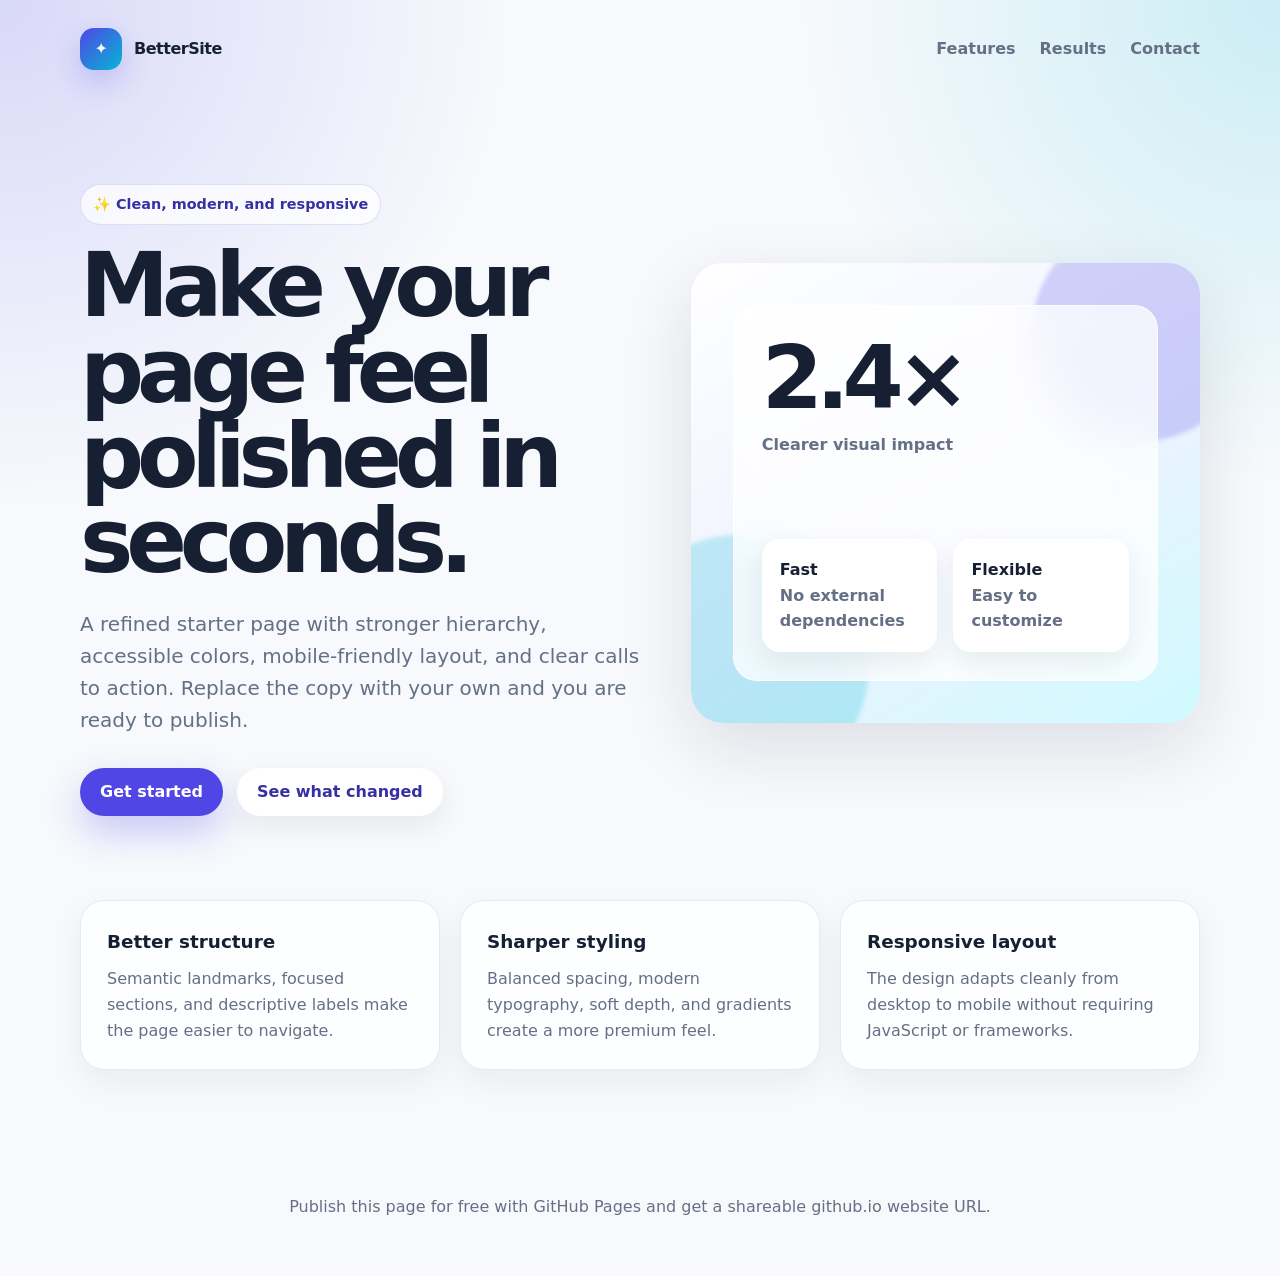
<file: index.html>
<!doctype html>
<html lang="en">
<head>
  <meta charset="utf-8" />
  <meta name="viewport" content="width=device-width, initial-scale=1" />
  <meta name="description" content="A polished, responsive landing page template with clear calls to action and accessible design." />
  <title>Better Landing Page</title>
  <style>
    :root {
      color-scheme: light;
      --bg: #f7f9fc;
      --surface: #ffffff;
      --text: #172033;
      --muted: #657085;
      --primary: #4f46e5;
      --primary-dark: #3730a3;
      --accent: #06b6d4;
      --ring: rgba(79, 70, 229, 0.28);
      --shadow: 0 24px 70px rgba(23, 32, 51, 0.12);
      --radius: 24px;
      font-family: Inter, ui-sans-serif, system-ui, -apple-system, BlinkMacSystemFont, "Segoe UI", sans-serif;
    }

    * {
      box-sizing: border-box;
    }

    body {
      margin: 0;
      min-height: 100vh;
      background:
        radial-gradient(circle at top left, rgba(79, 70, 229, 0.18), transparent 32rem),
        radial-gradient(circle at top right, rgba(6, 182, 212, 0.18), transparent 30rem),
        var(--bg);
      color: var(--text);
      line-height: 1.6;
    }

    a {
      color: inherit;
      text-decoration: none;
    }

    .page {
      width: min(1120px, calc(100% - 32px));
      margin: 0 auto;
    }

    header {
      display: flex;
      align-items: center;
      justify-content: space-between;
      padding: 28px 0;
    }

    .brand {
      display: inline-flex;
      align-items: center;
      gap: 12px;
      font-weight: 800;
      letter-spacing: -0.03em;
    }

    .logo {
      display: grid;
      width: 42px;
      height: 42px;
      place-items: center;
      border-radius: 14px;
      background: linear-gradient(135deg, var(--primary), var(--accent));
      color: white;
      box-shadow: 0 12px 28px rgba(79, 70, 229, 0.24);
    }

    nav {
      display: flex;
      align-items: center;
      gap: 24px;
      color: var(--muted);
      font-weight: 600;
    }

    nav a:hover,
    nav a:focus-visible {
      color: var(--primary);
    }

    .hero {
      display: grid;
      grid-template-columns: minmax(0, 1.05fr) minmax(300px, 0.95fr);
      gap: 48px;
      align-items: center;
      padding: 72px 0 56px;
    }

    .eyebrow {
      display: inline-flex;
      align-items: center;
      gap: 8px;
      margin-bottom: 18px;
      padding: 8px 12px;
      border: 1px solid rgba(79, 70, 229, 0.16);
      border-radius: 999px;
      background: rgba(255, 255, 255, 0.72);
      color: var(--primary-dark);
      font-size: 0.9rem;
      font-weight: 700;
    }

    h1 {
      margin: 0;
      max-width: 780px;
      font-size: clamp(2.7rem, 7vw, 5.8rem);
      line-height: 0.95;
      letter-spacing: -0.08em;
    }

    .lead {
      max-width: 640px;
      margin: 24px 0 0;
      color: var(--muted);
      font-size: clamp(1.05rem, 2vw, 1.25rem);
    }

    .actions {
      display: flex;
      flex-wrap: wrap;
      gap: 14px;
      margin-top: 32px;
    }

    .button {
      display: inline-flex;
      align-items: center;
      justify-content: center;
      min-height: 48px;
      padding: 0 20px;
      border-radius: 999px;
      font-weight: 800;
      transition: transform 160ms ease, box-shadow 160ms ease, background 160ms ease;
    }

    .button:hover,
    .button:focus-visible {
      transform: translateY(-2px);
      outline: 4px solid var(--ring);
    }

    .primary {
      background: var(--primary);
      color: white;
      box-shadow: 0 16px 36px rgba(79, 70, 229, 0.28);
    }

    .secondary {
      background: var(--surface);
      color: var(--primary-dark);
      box-shadow: 0 10px 28px rgba(23, 32, 51, 0.08);
    }

    .showcase {
      position: relative;
      min-height: 460px;
      border-radius: calc(var(--radius) + 8px);
      background: linear-gradient(150deg, #ffffff 0%, #eef2ff 52%, #cffafe 100%);
      box-shadow: var(--shadow);
      overflow: hidden;
    }

    .showcase::before,
    .showcase::after {
      position: absolute;
      content: "";
      border-radius: 999px;
      filter: blur(2px);
    }

    .showcase::before {
      width: 220px;
      height: 220px;
      right: -52px;
      top: -42px;
      background: rgba(79, 70, 229, 0.22);
    }

    .showcase::after {
      width: 260px;
      height: 260px;
      left: -82px;
      bottom: -72px;
      background: rgba(6, 182, 212, 0.22);
    }

    .card {
      position: absolute;
      inset: 42px;
      z-index: 1;
      display: grid;
      align-content: space-between;
      padding: 28px;
      border: 1px solid rgba(255, 255, 255, 0.75);
      border-radius: var(--radius);
      background: rgba(255, 255, 255, 0.76);
      backdrop-filter: blur(18px);
    }

    .metric {
      display: grid;
      gap: 10px;
    }

    .metric strong {
      font-size: clamp(3rem, 8vw, 5.5rem);
      line-height: 1;
      letter-spacing: -0.08em;
    }

    .metric span,
    .mini-card span {
      color: var(--muted);
      font-weight: 700;
    }

    .mini-grid {
      display: grid;
      grid-template-columns: repeat(2, minmax(0, 1fr));
      gap: 16px;
    }

    .mini-card {
      padding: 18px;
      border-radius: 18px;
      background: white;
      box-shadow: 0 10px 26px rgba(23, 32, 51, 0.08);
    }

    .features {
      display: grid;
      grid-template-columns: repeat(3, minmax(0, 1fr));
      gap: 20px;
      padding: 28px 0 80px;
    }

    .feature {
      padding: 26px;
      border: 1px solid rgba(101, 112, 133, 0.14);
      border-radius: var(--radius);
      background: rgba(255, 255, 255, 0.78);
      box-shadow: 0 12px 34px rgba(23, 32, 51, 0.06);
    }

    .feature h2 {
      margin: 0 0 10px;
      font-size: 1.15rem;
    }

    .feature p {
      margin: 0;
      color: var(--muted);
    }

    footer {
      padding: 28px 0 40px;
      color: var(--muted);
      text-align: center;
    }

    @media (max-width: 820px) {
      header,
      nav,
      .actions {
        align-items: flex-start;
      }

      header,
      nav {
        flex-direction: column;
      }

      .hero,
      .features {
        grid-template-columns: 1fr;
      }

      .hero {
        padding-top: 44px;
      }

      .showcase {
        min-height: 380px;
      }
    }

    @media (max-width: 520px) {
      .page {
        width: min(100% - 24px, 1120px);
      }

      .card {
        inset: 18px;
        padding: 20px;
      }

      .mini-grid {
        grid-template-columns: 1fr;
      }
    }
  </style>
</head>
<body>
  <div class="page">
    <header aria-label="Site header">
      <a class="brand" href="#" aria-label="Better landing page home">
        <span class="logo" aria-hidden="true">✦</span>
        <span>BetterSite</span>
      </a>
      <nav aria-label="Primary navigation">
        <a href="#features">Features</a>
        <a href="#results">Results</a>
        <a href="#contact">Contact</a>
      </nav>
    </header>

    <main>
      <section class="hero" aria-labelledby="hero-title">
        <div>
          <p class="eyebrow">✨ Clean, modern, and responsive</p>
          <h1 id="hero-title">Make your page feel polished in seconds.</h1>
          <p class="lead">
            A refined starter page with stronger hierarchy, accessible colors, mobile-friendly layout,
            and clear calls to action. Replace the copy with your own and you are ready to publish.
          </p>
          <div class="actions">
            <a class="button primary" href="#contact">Get started</a>
            <a class="button secondary" href="#features">See what changed</a>
          </div>
        </div>

        <aside class="showcase" id="results" aria-label="Example results dashboard">
          <div class="card">
            <div class="metric">
              <strong>2.4×</strong>
              <span>Clearer visual impact</span>
            </div>
            <div class="mini-grid">
              <div class="mini-card">
                <strong>Fast</strong><br />
                <span>No external dependencies</span>
              </div>
              <div class="mini-card">
                <strong>Flexible</strong><br />
                <span>Easy to customize</span>
              </div>
            </div>
          </div>
        </aside>
      </section>

      <section class="features" id="features" aria-label="Page improvements">
        <article class="feature">
          <h2>Better structure</h2>
          <p>Semantic landmarks, focused sections, and descriptive labels make the page easier to navigate.</p>
        </article>
        <article class="feature">
          <h2>Sharper styling</h2>
          <p>Balanced spacing, modern typography, soft depth, and gradients create a more premium feel.</p>
        </article>
        <article class="feature">
          <h2>Responsive layout</h2>
          <p>The design adapts cleanly from desktop to mobile without requiring JavaScript or frameworks.</p>
        </article>
      </section>
    </main>

    <footer id="contact">
      <p>Publish this page for free with GitHub Pages and get a shareable github.io website URL.</p>
    </footer>
  </div>
</body>
</html>
</file>
